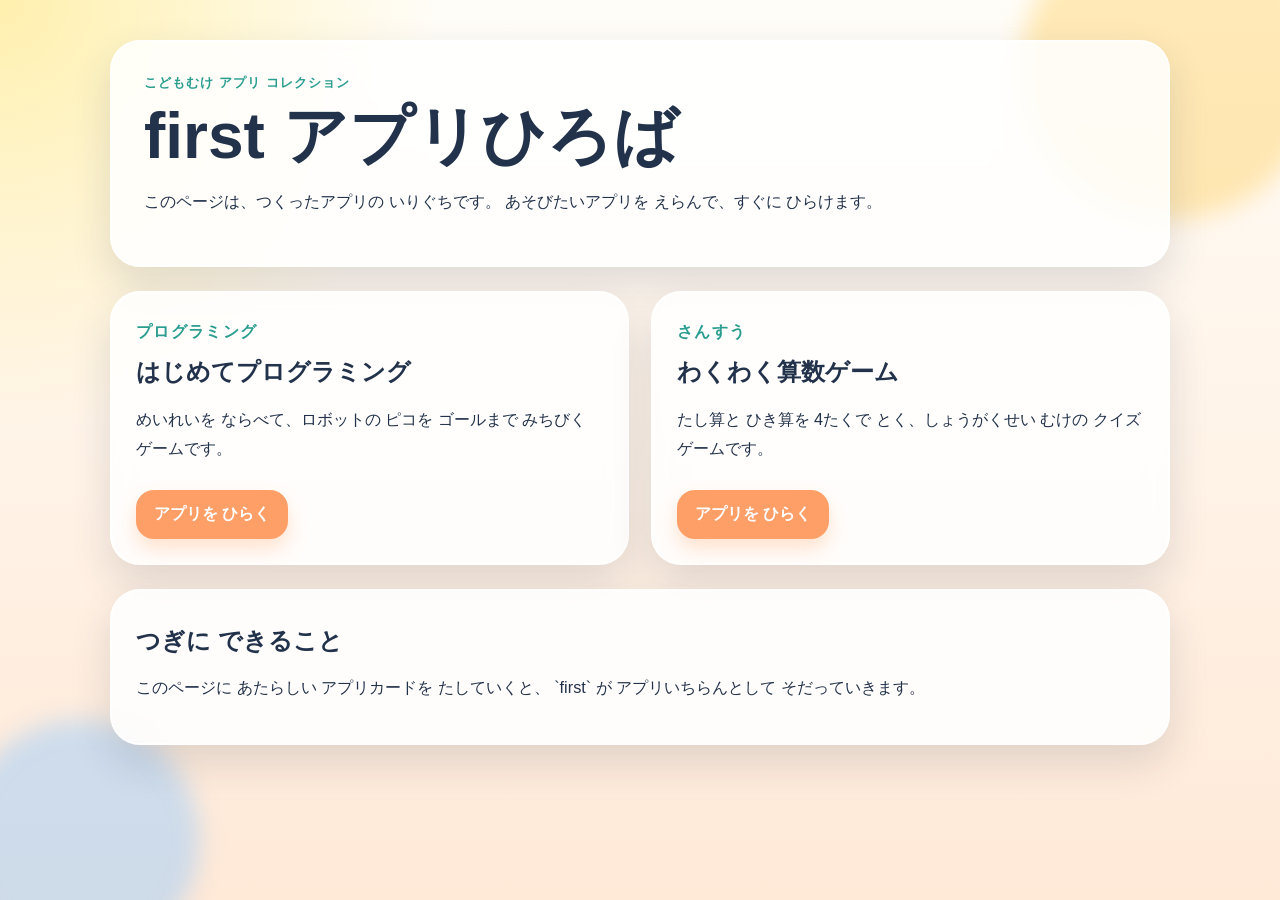
<file: index.html>
<!DOCTYPE html>
<html lang="ja">
<head>
  <meta charset="UTF-8">
  <meta name="viewport" content="width=device-width, initial-scale=1.0">
  <title>first アプリひろば</title>
  <link rel="stylesheet" href="style.css">
</head>
<body class="portal-body">
  <div class="portal-shape portal-shape-a"></div>
  <div class="portal-shape portal-shape-b"></div>

  <main class="portal-shell">
    <section class="portal-hero">
      <p class="portal-eyebrow">こどもむけ アプリ コレクション</p>
      <h1>first アプリひろば</h1>
      <p class="portal-copy">
        このページは、つくったアプリの いりぐちです。
        あそびたいアプリを えらんで、すぐに ひらけます。
      </p>
    </section>

    <section class="portal-grid">
      <article class="portal-card">
        <p class="portal-label">プログラミング</p>
        <h2>はじめてプログラミング</h2>
        <p>
          めいれいを ならべて、ロボットの ピコを ゴールまで みちびく ゲームです。
        </p>
        <a class="portal-button" href="./programming-game/">アプリを ひらく</a>
      </article>

      <article class="portal-card">
        <p class="portal-label">さんすう</p>
        <h2>わくわく算数ゲーム</h2>
        <p>
          たし算と ひき算を 4たくで とく、しょうがくせい むけの クイズゲームです。
        </p>
        <a class="portal-button" href="./math-game/">アプリを ひらく</a>
      </article>
    </section>

    <section class="portal-note">
      <h2>つぎに できること</h2>
      <p>
        このページに あたらしい アプリカードを たしていくと、
        `first` が アプリいちらんとして そだっていきます。
      </p>
    </section>
  </main>
</body>
</html>
</file>
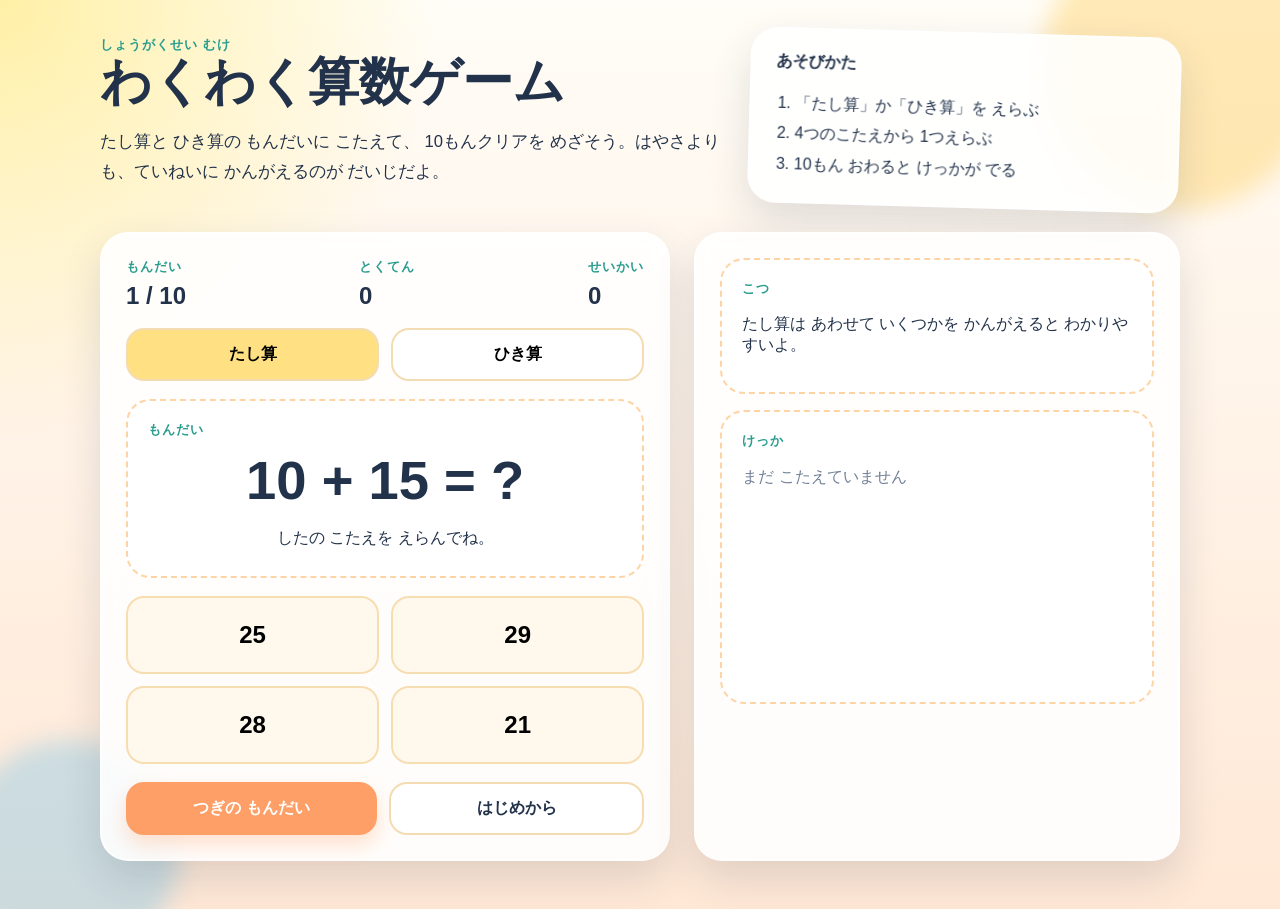
<file: math-game/index.html>
<!DOCTYPE html>
<html lang="ja">
<head>
  <meta charset="UTF-8">
  <meta name="viewport" content="width=device-width, initial-scale=1.0">
  <title>わくわく算数ゲーム</title>
  <link rel="stylesheet" href="style.css">
</head>
<body>
  <div class="bg-shape shape-one"></div>
  <div class="bg-shape shape-two"></div>

  <main class="app-shell">
    <section class="hero">
      <div>
        <p class="eyebrow">しょうがくせい むけ</p>
        <h1>わくわく算数ゲーム</h1>
        <p class="hero-copy">
          たし算と ひき算の もんだいに こたえて、
          10もんクリアを めざそう。はやさよりも、ていねいに かんがえるのが だいじだよ。
        </p>
      </div>
      <div class="hero-card">
        <p class="hero-card-title">あそびかた</p>
        <ol>
          <li>「たし算」か「ひき算」を えらぶ</li>
          <li>4つのこたえから 1つえらぶ</li>
          <li>10もん おわると けっかが でる</li>
        </ol>
      </div>
    </section>

    <section class="game-layout">
      <div class="panel question-panel">
        <div class="status-bar">
          <div>
            <p class="label">もんだい</p>
            <p id="progress-text" class="status-value">1 / 10</p>
          </div>
          <div>
            <p class="label">とくてん</p>
            <p id="score-text" class="status-value">0</p>
          </div>
          <div>
            <p class="label">せいかい</p>
            <p id="correct-text" class="status-value">0</p>
          </div>
        </div>

        <div class="mode-switch" aria-label="もんだいのしゅるい">
          <button id="add-mode" class="mode-button active" type="button">たし算</button>
          <button id="sub-mode" class="mode-button" type="button">ひき算</button>
        </div>

        <div class="question-card">
          <p class="label">もんだい</p>
          <h2 id="question-text" class="question-text">7 + 5 = ?</h2>
          <p id="message-text" class="message-text">したの こたえを えらんでね。</p>
        </div>

        <div id="answer-grid" class="answer-grid" aria-label="こたえのせんたくし"></div>

        <div class="actions">
          <button id="next-button" class="primary-button" type="button" disabled>つぎの もんだい</button>
          <button id="restart-button" class="secondary-button" type="button">はじめから</button>
        </div>
      </div>

      <div class="panel side-panel">
        <div class="tips-card">
          <p class="label">こつ</p>
          <p id="tip-text">
            たし算は「ふえる」、ひき算は「へる」を そうぞうしながら といてみよう。
          </p>
        </div>

        <div class="history-card">
          <p class="label">けっか</p>
          <ul id="history-list" class="history-list"></ul>
        </div>
      </div>
    </section>
  </main>

  <section id="result-screen" class="result-screen hidden" aria-hidden="true">
    <div class="result-card">
      <p class="result-eyebrow">10もん クリア</p>
      <h2 id="result-title">おつかれさま！</h2>
      <p id="result-copy" class="result-copy"></p>
      <button id="result-restart" class="primary-button result-button" type="button">もういちど あそぶ</button>
    </div>
  </section>

  <script src="app.js"></script>
</body>
</html>
</file>
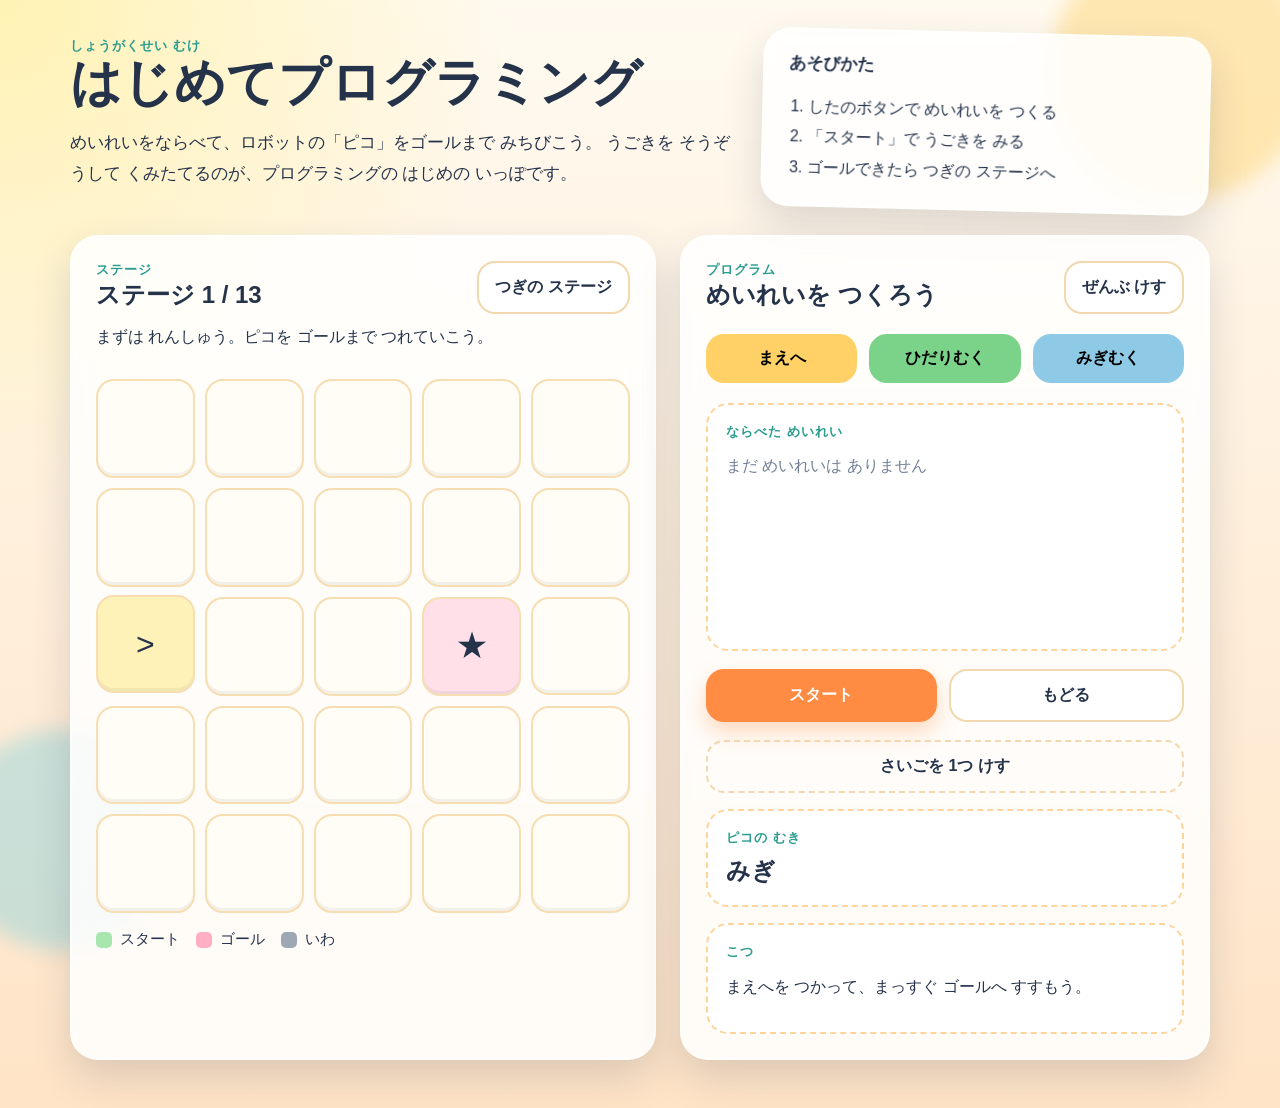
<file: programming-game/index.html>
<!DOCTYPE html>
<html lang="ja">
<head>
  <meta charset="UTF-8">
  <meta name="viewport" content="width=device-width, initial-scale=1.0">
  <title>はじめてプログラミング</title>
  <link rel="stylesheet" href="style.css">
</head>
<body>
  <div class="background-shape shape-a"></div>
  <div class="background-shape shape-b"></div>

  <main class="app-shell">
    <section class="hero">
      <div>
        <p class="eyebrow">しょうがくせい むけ</p>
        <h1>はじめてプログラミング</h1>
        <p class="hero-copy">
          めいれいをならべて、ロボットの「ピコ」をゴールまで みちびこう。
          うごきを そうぞうして くみたてるのが、プログラミングの はじめの いっぽです。
        </p>
      </div>
      <div class="hero-card">
        <p class="hero-card-title">あそびかた</p>
        <ol>
          <li>したのボタンで めいれいを つくる</li>
          <li>「スタート」で うごきを みる</li>
          <li>ゴールできたら つぎの ステージへ</li>
        </ol>
      </div>
    </section>

    <section class="game-layout">
      <div class="panel board-panel">
        <div class="panel-heading">
          <div>
            <p class="label">ステージ</p>
            <h2 id="stage-title">ステージ 1</h2>
          </div>
          <button id="next-stage" class="secondary-button" type="button">つぎの ステージ</button>
        </div>
        <p id="stage-message" class="stage-message"></p>
        <div id="board" class="board" aria-label="ゲームばん"></div>
        <div class="legend">
          <span><i class="legend-start"></i>スタート</span>
          <span><i class="legend-goal"></i>ゴール</span>
          <span><i class="legend-wall"></i>いわ</span>
        </div>
      </div>

      <div class="panel controls-panel">
        <div class="panel-heading">
          <div>
            <p class="label">プログラム</p>
            <h2>めいれいを つくろう</h2>
          </div>
          <button id="clear-program" class="secondary-button" type="button">ぜんぶ けす</button>
        </div>

        <div class="command-buttons" aria-label="めいれいボタン">
          <button class="command-button move" data-command="forward" type="button">まえへ</button>
          <button class="command-button turn-left" data-command="left" type="button">ひだりむく</button>
          <button class="command-button turn-right" data-command="right" type="button">みぎむく</button>
        </div>

        <div class="program-box">
          <p class="program-label">ならべた めいれい</p>
          <ol id="program-list" class="program-list"></ol>
        </div>

        <div class="actions">
          <button id="run-program" class="primary-button" type="button">スタート</button>
          <button id="reset-stage" class="secondary-button" type="button">もどる</button>
        </div>
        <button id="undo-command" class="ghost-button" type="button">さいごを 1つ けす</button>

        <div class="status-card">
          <p class="program-label">ピコの むき</p>
          <p id="robot-direction" class="status-value">みぎ</p>
        </div>

        <div class="tips-card">
          <p class="program-label">こつ</p>
          <p id="tip-text">まえへすすむ前に、どっちをむいているか かんがえてみよう。</p>
        </div>
      </div>
    </section>
  </main>

  <section id="celebration-screen" class="celebration-screen hidden" aria-hidden="true">
    <div class="celebration-card">
      <div class="confetti-row" aria-hidden="true">
        <span></span>
        <span></span>
        <span></span>
        <span></span>
        <span></span>
        <span></span>
      </div>
      <p class="celebration-eyebrow">ぜんぶ クリア</p>
      <h2>おめでとう！</h2>
      <p class="celebration-copy">
        ピコを さいごまで ゴールへ みちびけたね。
        きみは もう、プログラミングめいじん！
      </p>
      <button id="celebration-restart" class="primary-button celebration-button" type="button">もういちど あそぶ</button>
    </div>
  </section>

  <script src="app.js"></script>
</body>
</html>
</file>
<file: style.css>
:root {
  --cream: #fffaf1;
  --orange: #ff9f68;
  --yellow: #ffd166;
  --blue: #92c9ff;
  --mint: #7bd389;
  --ink: #22324a;
  --panel: rgba(255, 255, 255, 0.86);
  --shadow: 0 18px 40px rgba(34, 50, 74, 0.14);
}

* {
  box-sizing: border-box;
}

.portal-body {
  margin: 0;
  min-height: 100vh;
  font-family: "Hiragino Maru Gothic ProN", "Yu Gothic", "Meiryo", sans-serif;
  color: var(--ink);
  background:
    radial-gradient(circle at top left, #fff0ae 0, transparent 28%),
    linear-gradient(180deg, #fffdf8 0%, #ffe9d7 100%);
  overflow-x: hidden;
}

.portal-shape {
  position: fixed;
  border-radius: 999px;
  filter: blur(12px);
  opacity: 0.45;
  z-index: 0;
}

.portal-shape-a {
  width: 300px;
  height: 300px;
  background: var(--yellow);
  top: -80px;
  right: -40px;
}

.portal-shape-b {
  width: 240px;
  height: 240px;
  background: var(--blue);
  bottom: -60px;
  left: -40px;
}

.portal-shell {
  position: relative;
  z-index: 1;
  max-width: 1100px;
  margin: 0 auto;
  padding: 40px 20px 56px;
}

.portal-hero,
.portal-card,
.portal-note {
  background: var(--panel);
  backdrop-filter: blur(10px);
  border: 2px solid rgba(255, 255, 255, 0.65);
  border-radius: 30px;
  box-shadow: var(--shadow);
}

.portal-hero {
  padding: 32px;
}

.portal-eyebrow,
.portal-label {
  margin: 0;
  color: #2a9d8f;
  font-size: 0.82rem;
  font-weight: 700;
  letter-spacing: 0.08em;
}

.portal-hero h1,
.portal-card h2,
.portal-note h2 {
  margin: 10px 0 0;
}

.portal-hero h1 {
  font-size: clamp(2.2rem, 5vw, 4rem);
  line-height: 1.08;
}

.portal-copy,
.portal-card p,
.portal-note p {
  line-height: 1.8;
  font-size: 1.02rem;
}

.portal-grid {
  display: grid;
  grid-template-columns: repeat(2, minmax(0, 1fr));
  gap: 22px;
  margin-top: 24px;
}

.portal-card,
.portal-note {
  padding: 24px;
}

.portal-button {
  display: inline-block;
  margin-top: 10px;
  padding: 14px 18px;
  border-radius: 18px;
  background: var(--orange);
  color: white;
  text-decoration: none;
  font-weight: 700;
  box-shadow: 0 10px 20px rgba(255, 159, 104, 0.3);
  transition: transform 150ms ease;
}

.portal-button:hover {
  transform: translateY(-2px);
}

.portal-note {
  margin-top: 24px;
}

@media (max-width: 760px) {
  .portal-grid {
    grid-template-columns: 1fr;
  }

  .portal-shell {
    padding: 24px 14px 40px;
  }

  .portal-hero,
  .portal-card,
  .portal-note {
    padding: 20px;
  }
}
</file>
<file: math-game/style.css>
:root {
  --cream: #fff9ef;
  --lemon: #ffe082;
  --orange: #ff9f68;
  --coral: #ff6f61;
  --blue: #89c2ff;
  --mint: #98e2c6;
  --ink: #22324a;
  --panel: rgba(255, 255, 255, 0.88);
  --shadow: 0 18px 40px rgba(34, 50, 74, 0.14);
}

* {
  box-sizing: border-box;
}

body {
  margin: 0;
  min-height: 100vh;
  font-family: "Hiragino Maru Gothic ProN", "Yu Gothic", "Meiryo", sans-serif;
  color: var(--ink);
  background:
    radial-gradient(circle at top left, #fff0a6 0, transparent 28%),
    linear-gradient(180deg, #fffdf7 0%, #ffe8d6 100%);
  overflow-x: hidden;
}

button {
  font: inherit;
  border: 0;
  cursor: pointer;
}

.bg-shape {
  position: fixed;
  border-radius: 999px;
  filter: blur(12px);
  opacity: 0.45;
  z-index: 0;
}

.shape-one {
  width: 280px;
  height: 280px;
  background: #ffd166;
  top: -70px;
  right: -40px;
}

.shape-two {
  width: 220px;
  height: 220px;
  background: #8ecae6;
  bottom: -60px;
  left: -40px;
}

.app-shell {
  position: relative;
  z-index: 1;
  max-width: 1120px;
  margin: 0 auto;
  padding: 32px 20px 48px;
}

.hero,
.game-layout {
  display: grid;
  gap: 24px;
}

.hero {
  grid-template-columns: 1.45fr 1fr;
  align-items: center;
  margin-bottom: 24px;
}

.eyebrow,
.label {
  margin: 0;
  color: #2a9d8f;
  font-size: 0.82rem;
  font-weight: 700;
  letter-spacing: 0.08em;
}

h1,
h2,
.status-value {
  margin: 0;
}

h1 {
  font-size: clamp(2rem, 4vw, 3.5rem);
  line-height: 1.1;
}

.hero-copy {
  max-width: 42rem;
  line-height: 1.8;
  font-size: 1.04rem;
}

.hero-card,
.panel,
.result-card {
  background: var(--panel);
  backdrop-filter: blur(10px);
  border: 2px solid rgba(255, 255, 255, 0.65);
  border-radius: 28px;
  box-shadow: var(--shadow);
}

.hero-card {
  padding: 22px 24px;
  transform: rotate(1.6deg);
}

.hero-card-title {
  margin-top: 0;
  font-weight: 700;
}

.hero-card ol {
  margin: 0;
  padding-left: 20px;
  line-height: 1.9;
}

.game-layout {
  grid-template-columns: 1.08fr 0.92fr;
}

.panel {
  padding: 24px;
}

.status-bar {
  display: flex;
  justify-content: space-between;
  gap: 16px;
}

.status-value {
  margin-top: 6px;
  font-size: 1.5rem;
  font-weight: 700;
}

.mode-switch {
  display: grid;
  grid-template-columns: 1fr 1fr;
  gap: 12px;
  margin: 18px 0;
}

.mode-button,
.answer-button,
.primary-button,
.secondary-button {
  border-radius: 18px;
  padding: 14px 16px;
  font-weight: 700;
  transition: transform 150ms ease, box-shadow 150ms ease, background 150ms ease;
}

.mode-button:hover,
.answer-button:hover,
.primary-button:hover,
.secondary-button:hover {
  transform: translateY(-2px);
}

.mode-button {
  background: white;
  border: 2px solid #f4dcb2;
}

.mode-button.active {
  background: var(--lemon);
}

.question-card,
.tips-card,
.history-card {
  background: white;
  border-radius: 24px;
  padding: 20px;
  border: 2px dashed #ffd4a5;
}

.question-text {
  margin-top: 10px;
  font-size: clamp(2rem, 5vw, 3.4rem);
  text-align: center;
}

.message-text {
  min-height: 2em;
  margin: 12px 0 0;
  text-align: center;
  line-height: 1.7;
}

.answer-grid {
  display: grid;
  grid-template-columns: 1fr 1fr;
  gap: 12px;
  margin-top: 18px;
}

.answer-button {
  min-height: 78px;
  background: #fff8ec;
  border: 2px solid #f7ddb2;
  font-size: 1.5rem;
}

.answer-button.correct {
  background: #dff7e8;
  border-color: #7bd389;
}

.answer-button.wrong {
  background: #ffe2e2;
  border-color: #ef476f;
}

.answer-button:disabled {
  cursor: default;
}

.actions {
  display: flex;
  gap: 12px;
  margin-top: 18px;
}

.actions button {
  flex: 1;
}

.primary-button {
  background: var(--orange);
  color: white;
  box-shadow: 0 10px 20px rgba(255, 159, 104, 0.3);
}

.secondary-button {
  background: white;
  border: 2px solid #f4dcb2;
  color: var(--ink);
}

.tips-card,
.history-card {
  margin-bottom: 16px;
}

.history-list {
  margin: 12px 0 0;
  padding-left: 22px;
  line-height: 1.9;
  min-height: 220px;
}

.history-list.empty::before {
  content: "まだ こたえていません";
  display: block;
  margin-left: -22px;
  color: #728096;
}

.hidden {
  display: none !important;
}

.result-screen {
  position: fixed;
  inset: 0;
  z-index: 10;
  display: grid;
  place-items: center;
  padding: 24px;
  background: rgba(34, 50, 74, 0.42);
  backdrop-filter: blur(8px);
}

.result-card {
  width: min(520px, 100%);
  padding: 32px 24px;
  text-align: center;
}

.result-eyebrow {
  margin: 0;
  color: var(--coral);
  font-size: 0.92rem;
  font-weight: 700;
  letter-spacing: 0.08em;
}

.result-copy {
  line-height: 1.9;
}

.result-button {
  margin-top: 16px;
  min-width: 220px;
}

@media (max-width: 900px) {
  .hero,
  .game-layout {
    grid-template-columns: 1fr;
  }

  .hero-card {
    transform: none;
  }
}

@media (max-width: 620px) {
  .app-shell {
    padding: 20px 14px 36px;
  }

  .panel {
    padding: 18px;
  }

  .answer-grid,
  .mode-switch,
  .actions {
    grid-template-columns: 1fr;
    flex-direction: column;
  }
}
</file>
<file: programming-game/style.css>
:root {
  --sky: #fff7d6;
  --peach: #ffc971;
  --orange: #ff8c42;
  --berry: #ef476f;
  --mint: #7bd389;
  --teal: #2a9d8f;
  --ink: #24324a;
  --panel: rgba(255, 255, 255, 0.85);
  --shadow: 0 18px 40px rgba(36, 50, 74, 0.16);
}

* {
  box-sizing: border-box;
}

body {
  margin: 0;
  min-height: 100vh;
  font-family: "Hiragino Maru Gothic ProN", "Yu Gothic", "Meiryo", sans-serif;
  color: var(--ink);
  background:
    radial-gradient(circle at top left, #fff2b3 0, transparent 30%),
    linear-gradient(180deg, #fffaf0 0%, #ffe4c7 100%);
  overflow-x: hidden;
}

button {
  font: inherit;
  border: 0;
  cursor: pointer;
}

.background-shape {
  position: fixed;
  border-radius: 999px;
  filter: blur(10px);
  opacity: 0.45;
  z-index: 0;
}

.shape-a {
  width: 260px;
  height: 260px;
  background: #ffd166;
  top: -60px;
  right: -30px;
}

.shape-b {
  width: 220px;
  height: 220px;
  background: #8bd3dd;
  bottom: -50px;
  left: -50px;
}

.app-shell {
  position: relative;
  z-index: 1;
  max-width: 1180px;
  margin: 0 auto;
  padding: 32px 20px 48px;
}

.hero {
  display: grid;
  grid-template-columns: 1.5fr 1fr;
  gap: 20px;
  align-items: center;
  margin-bottom: 24px;
}

.eyebrow,
.label,
.program-label {
  margin: 0;
  font-size: 0.82rem;
  font-weight: 700;
  letter-spacing: 0.08em;
  color: var(--teal);
}

h1,
h2,
.status-value,
.stage-message {
  margin: 0;
}

h1 {
  font-size: clamp(2rem, 4vw, 3.6rem);
  line-height: 1.1;
}

.hero-copy {
  max-width: 42rem;
  font-size: 1.05rem;
  line-height: 1.8;
}

.hero-card,
.panel {
  background: var(--panel);
  backdrop-filter: blur(10px);
  border: 2px solid rgba(255, 255, 255, 0.6);
  border-radius: 28px;
  box-shadow: var(--shadow);
}

.hero-card {
  padding: 22px 24px;
  transform: rotate(1.4deg);
}

.hero-card-title {
  margin-top: 0;
  font-weight: 700;
  font-size: 1.05rem;
}

.hero-card ol {
  margin: 0;
  padding-left: 20px;
  line-height: 1.9;
}

.game-layout {
  display: grid;
  grid-template-columns: 1.05fr 0.95fr;
  gap: 24px;
}

.panel {
  padding: 24px;
}

.panel-heading {
  display: flex;
  align-items: start;
  justify-content: space-between;
  gap: 12px;
}

.stage-message {
  margin-top: 10px;
  min-height: 2.2em;
  font-size: 1rem;
  line-height: 1.6;
}

.board {
  display: grid;
  grid-template-columns: repeat(5, minmax(42px, 1fr));
  gap: 10px;
  margin: 20px 0 16px;
}

.cell {
  aspect-ratio: 1;
  border-radius: 18px;
  display: grid;
  place-items: center;
  font-size: clamp(1.4rem, 3vw, 2rem);
  background: #fffdf5;
  border: 2px solid #f7ddb2;
  box-shadow: inset 0 -3px 0 rgba(0, 0, 0, 0.05);
  transition: transform 160ms ease, background 160ms ease;
}

.cell.start {
  background: #dff7e4;
}

.cell.goal {
  background: #ffe0e8;
}

.cell.wall {
  background: #d3d8e2;
}

.cell.robot {
  transform: translateY(-2px);
  background: #fff2b8;
}

.legend {
  display: flex;
  flex-wrap: wrap;
  gap: 16px;
  font-size: 0.95rem;
}

.legend span {
  display: inline-flex;
  align-items: center;
  gap: 8px;
}

.legend i {
  width: 16px;
  height: 16px;
  border-radius: 5px;
  display: inline-block;
}

.legend-start {
  background: #a8e6b0;
}

.legend-goal {
  background: #ffafc1;
}

.legend-wall {
  background: #9ea8b5;
}

.command-buttons {
  display: grid;
  grid-template-columns: repeat(3, 1fr);
  gap: 12px;
  margin: 20px 0;
}

.command-button,
.primary-button,
.secondary-button,
.ghost-button {
  border-radius: 18px;
  padding: 14px 16px;
  font-weight: 700;
  transition: transform 160ms ease, box-shadow 160ms ease, background 160ms ease;
}

.command-button:hover,
.primary-button:hover,
.secondary-button:hover,
.ghost-button:hover {
  transform: translateY(-2px);
}

.command-button.move {
  background: #ffd166;
}

.command-button.turn-left {
  background: #7bd389;
}

.command-button.turn-right {
  background: #8ecae6;
}

.primary-button {
  background: var(--orange);
  color: white;
  box-shadow: 0 10px 22px rgba(255, 140, 66, 0.32);
}

.secondary-button {
  background: white;
  color: var(--ink);
  border: 2px solid #f2d8ae;
}

.ghost-button {
  width: 100%;
  background: transparent;
  border: 2px dashed #f2d8ae;
  color: var(--ink);
}

.hidden {
  display: none !important;
}

.program-box,
.status-card,
.tips-card {
  background: white;
  border-radius: 22px;
  padding: 18px;
  border: 2px dashed #ffd49a;
}

.program-list {
  min-height: 180px;
  margin: 10px 0 0;
  padding-left: 24px;
  line-height: 1.9;
}

.program-list.empty::before {
  content: "まだ めいれいは ありません";
  display: block;
  margin-left: -24px;
  color: #738096;
}

.actions {
  display: flex;
  gap: 12px;
  margin: 18px 0;
}

.actions button {
  flex: 1;
}

.status-card,
.tips-card {
  margin-top: 16px;
}

.status-value {
  margin-top: 8px;
  font-size: 1.5rem;
  font-weight: 700;
}

.celebration-screen {
  position: fixed;
  inset: 0;
  z-index: 10;
  display: grid;
  place-items: center;
  padding: 24px;
  background: rgba(36, 50, 74, 0.45);
  backdrop-filter: blur(8px);
}

.celebration-card {
  width: min(560px, 100%);
  padding: 32px 28px;
  border-radius: 32px;
  text-align: center;
  background:
    radial-gradient(circle at top, rgba(255, 255, 255, 0.95), rgba(255, 247, 214, 0.98)),
    white;
  border: 3px solid rgba(255, 255, 255, 0.7);
  box-shadow: 0 24px 60px rgba(36, 50, 74, 0.28);
}

.confetti-row {
  display: flex;
  justify-content: center;
  gap: 10px;
  margin-bottom: 12px;
}

.confetti-row span {
  width: 14px;
  height: 20px;
  border-radius: 999px;
  animation: bounce 0.8s ease-in-out infinite alternate;
}

.confetti-row span:nth-child(1) { background: #ff8c42; }
.confetti-row span:nth-child(2) { background: #ef476f; animation-delay: 0.08s; }
.confetti-row span:nth-child(3) { background: #7bd389; animation-delay: 0.16s; }
.confetti-row span:nth-child(4) { background: #8ecae6; animation-delay: 0.24s; }
.confetti-row span:nth-child(5) { background: #ffd166; animation-delay: 0.32s; }
.confetti-row span:nth-child(6) { background: #2a9d8f; animation-delay: 0.4s; }

.celebration-eyebrow {
  margin: 0;
  color: var(--berry);
  font-size: 0.9rem;
  font-weight: 700;
  letter-spacing: 0.08em;
}

.celebration-card h2 {
  margin-top: 8px;
  font-size: clamp(2.2rem, 7vw, 3.6rem);
  color: var(--ink);
}

.celebration-copy {
  margin: 12px auto 0;
  max-width: 24rem;
  font-size: 1.05rem;
  line-height: 1.9;
}

.celebration-button {
  margin-top: 20px;
  min-width: 220px;
}

@keyframes bounce {
  from {
    transform: translateY(0) rotate(-8deg);
  }

  to {
    transform: translateY(-10px) rotate(8deg);
  }
}

@media (max-width: 900px) {
  .hero,
  .game-layout {
    grid-template-columns: 1fr;
  }

  .hero-card {
    transform: none;
  }
}

@media (max-width: 620px) {
  .app-shell {
    padding: 20px 14px 36px;
  }

  .panel {
    padding: 18px;
  }

  .command-buttons {
    grid-template-columns: 1fr;
  }

  .actions {
    flex-direction: column;
  }

  .panel-heading {
    flex-direction: column;
  }

  .celebration-card {
    padding: 26px 18px;
  }
}
</file>
